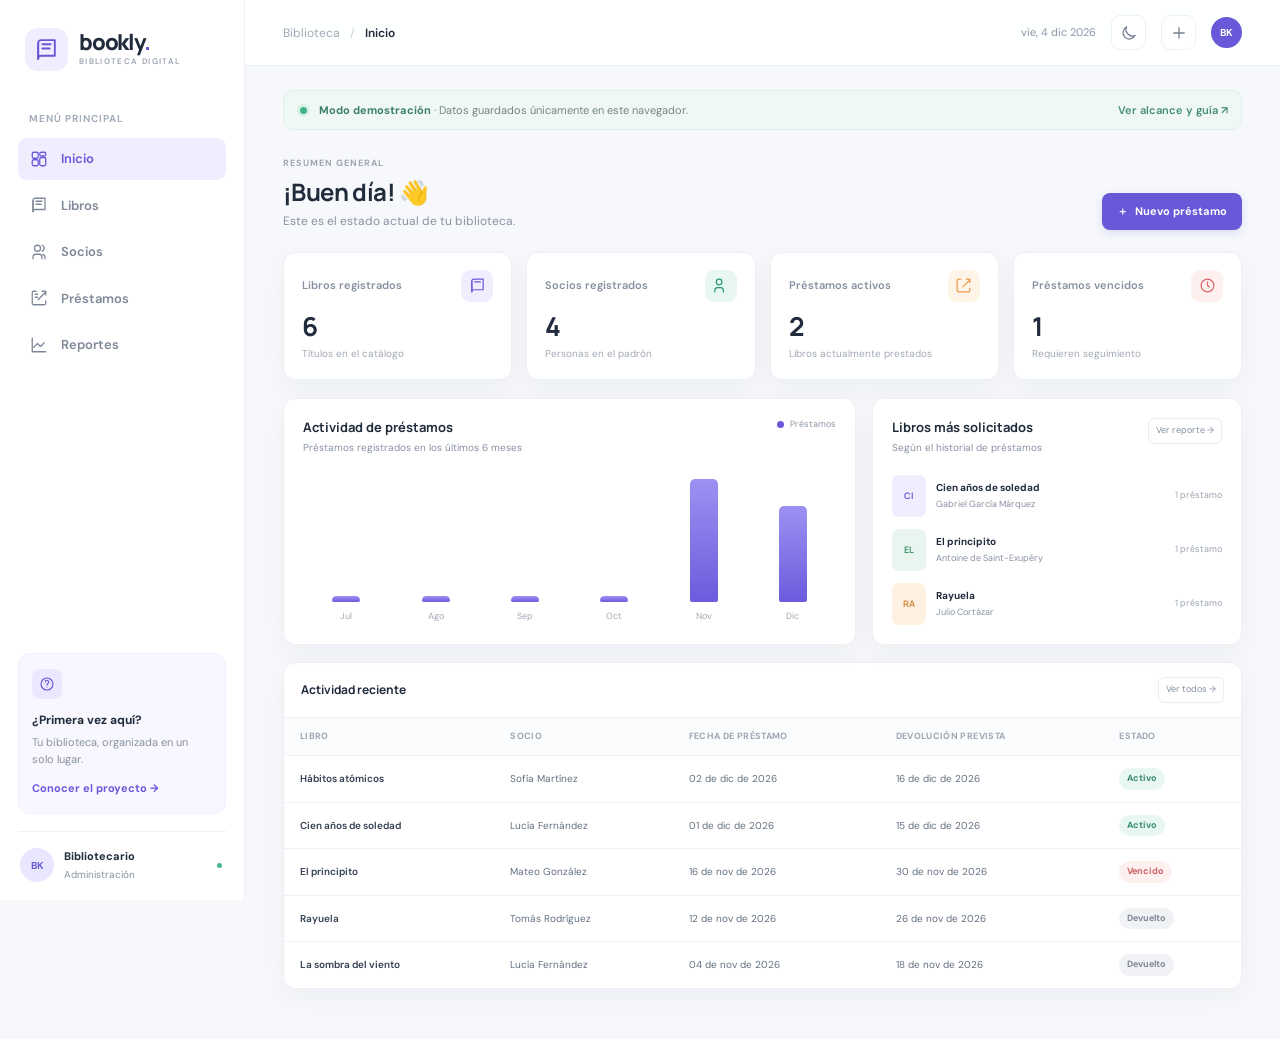
<file: index.html>
<!doctype html>
<html lang="es">
<head>
  <meta charset="utf-8">
  <meta name="viewport" content="width=device-width, initial-scale=1">
  <meta name="theme-color" content="#f5f7fb">
  <meta name="description" content="Bookly: sistema académico de gestión de bibliotecas.">
  <title>Bookly — Gestión de bibliotecas</title>
  <link rel="preconnect" href="https://fonts.googleapis.com">
  <link rel="preconnect" href="https://fonts.gstatic.com" crossorigin>
  <link href="https://fonts.googleapis.com/css2?family=DM+Sans:wght@400;500;600;700&family=Manrope:wght@400;500;600;700;800&display=swap" rel="stylesheet">
  <link rel="stylesheet" href="styles.css">
  <script src="app.js" defer></script>
</head>
<body>
  <div class="app-shell">
    <aside class="sidebar" id="sidebar">
      <a class="brand" href="#inicio" aria-label="Bookly, inicio">
        <span class="brand-mark" aria-hidden="true">
          <svg viewBox="0 0 24 24" fill="none"><path d="M4 5.8A2.8 2.8 0 0 1 6.8 3H20v15H6.8A2.8 2.8 0 0 0 4 20.8V5.8Z" stroke="currentColor" stroke-width="1.8" stroke-linejoin="round"/><path d="M4 6v15m4-14h8m-8 4h7" stroke="currentColor" stroke-width="1.8" stroke-linecap="round"/></svg>
        </span>
        <span class="brand-name">bookly<span>.</span><small>BIBLIOTECA DIGITAL</small></span>
      </a>
      <div class="nav-caption">MENÚ PRINCIPAL</div>
      <nav class="main-nav" aria-label="Navegación principal">
        <button class="nav-item active" data-page="inicio"><span class="nav-icon"><svg viewBox="0 0 24 24"><rect x="3" y="3" width="8" height="8" rx="2"/><rect x="13" y="3" width="8" height="5" rx="2"/><rect x="13" y="10" width="8" height="11" rx="2"/><rect x="3" y="13" width="8" height="8" rx="2"/></svg></span>Inicio</button>
        <button class="nav-item" data-page="libros"><span class="nav-icon"><svg viewBox="0 0 24 24"><path d="M4 5.8A2.8 2.8 0 0 1 6.8 3H20v15H6.8A2.8 2.8 0 0 0 4 20.8V5.8Z"/><path d="M4 6v15m4-14h8m-8 4h7"/></svg></span>Libros</button>
        <button class="nav-item" data-page="socios"><span class="nav-icon"><svg viewBox="0 0 24 24"><path d="M16 21v-2a4 4 0 0 0-4-4H8a4 4 0 0 0-4 4v2"/><circle cx="10" cy="7" r="4"/><path d="M20 21v-2a4 4 0 0 0-3-3.87m-1-12.13a4 4 0 0 1 0 7.75"/></svg></span>Socios</button>
        <button class="nav-item" data-page="prestamos"><span class="nav-icon"><svg viewBox="0 0 24 24"><path d="M8 3H5a2 2 0 0 0-2 2v14a2 2 0 0 0 2 2h14a2 2 0 0 0 2-2v-3"/><path d="M16 3h5v5m-10 6L21 4"/><path d="M7 7h3m-3 4h3"/></svg></span>Préstamos</button>
        <button class="nav-item" data-page="reportes"><span class="nav-icon"><svg viewBox="0 0 24 24"><path d="M3 3v18h18"/><path d="m19 9-5 5-4-4-5 5"/></svg></span>Reportes</button>
      </nav>
      <div class="sidebar-bottom">
        <div class="help-card">
          <div class="help-icon"><svg viewBox="0 0 24 24"><circle cx="12" cy="12" r="9"/><path d="M9.6 9a2.5 2.5 0 1 1 4.2 1.8c-1 .9-1.8 1.2-1.8 2.7m0 3h.01"/></svg></div>
          <strong>¿Primera vez aquí?</strong>
          <p>Tu biblioteca, organizada en un solo lugar.</p>
          <a href="README.md" target="_blank">Conocer el proyecto <span aria-hidden="true">→</span></a>
        </div>
        <div class="profile">
          <div class="avatar">BK</div><div><strong>Bibliotecario</strong><small>Administración</small></div>
          <span class="profile-dot" title="Demo local"></span>
        </div>
      </div>
    </aside>

    <main class="main-area">
      <header class="topbar">
        <button class="menu-toggle" id="menu-toggle" aria-label="Abrir menú" aria-expanded="false"><svg viewBox="0 0 24 24"><path d="M4 6h16M4 12h16M4 18h16"/></svg></button>
        <div class="breadcrumb"><span>Biblioteca</span><span class="crumb-slash">/</span><strong id="breadcrumb-current">Inicio</strong></div>
        <div class="topbar-actions">
          <span class="today-label" id="today-label"></span>
          <button class="icon-button theme-toggle" id="theme-toggle" type="button" aria-label="Activar modo oscuro" aria-pressed="false" title="Activar modo oscuro">
            <svg class="theme-icon theme-icon-moon" viewBox="0 0 24 24" aria-hidden="true"><path d="M20.2 15.1A8.5 8.5 0 0 1 8.9 3.8 8.5 8.5 0 1 0 20.2 15.1Z"/></svg>
            <svg class="theme-icon theme-icon-sun" viewBox="0 0 24 24" aria-hidden="true"><circle cx="12" cy="12" r="4"/><path d="M12 2v2m0 16v2M4.93 4.93l1.42 1.42m11.3 11.3 1.42 1.42M2 12h2m16 0h2M4.93 19.07l1.42-1.42m11.3-11.3 1.42-1.42"/></svg>
          </button>
          <button class="icon-button" id="quick-add" title="Registrar un préstamo" aria-label="Registrar un préstamo"><svg viewBox="0 0 24 24"><path d="M12 5v14m-7-7h14"/></svg></button>
          <div class="top-avatar">BK</div>
        </div>
      </header>

      <div class="content-wrap">
        <div class="demo-banner">
          <span class="demo-pulse"></span>
          <span><strong>Modo demostración</strong> · Datos guardados únicamente en este navegador.</span>
          <a href="README.md" target="_blank">Ver alcance y guía <span aria-hidden="true">↗</span></a>
        </div>
        <section class="page active" id="page-inicio"></section>
        <section class="page" id="page-libros"></section>
        <section class="page" id="page-socios"></section>
        <section class="page" id="page-prestamos"></section>
        <section class="page" id="page-reportes"></section>
      </div>
    </main>
  </div>

  <dialog class="modal" id="form-dialog" aria-labelledby="modal-title">
    <div class="modal-head"><div><span class="eyebrow" id="modal-eyebrow">GESTIÓN</span><h2 id="modal-title">Nuevo registro</h2></div><button class="icon-button close-modal" aria-label="Cerrar">×</button></div>
    <form id="entity-form"></form>
  </dialog>
  <div class="toast-region" id="toast-region" aria-live="polite" aria-atomic="true"></div>
</body>
</html>
</file>
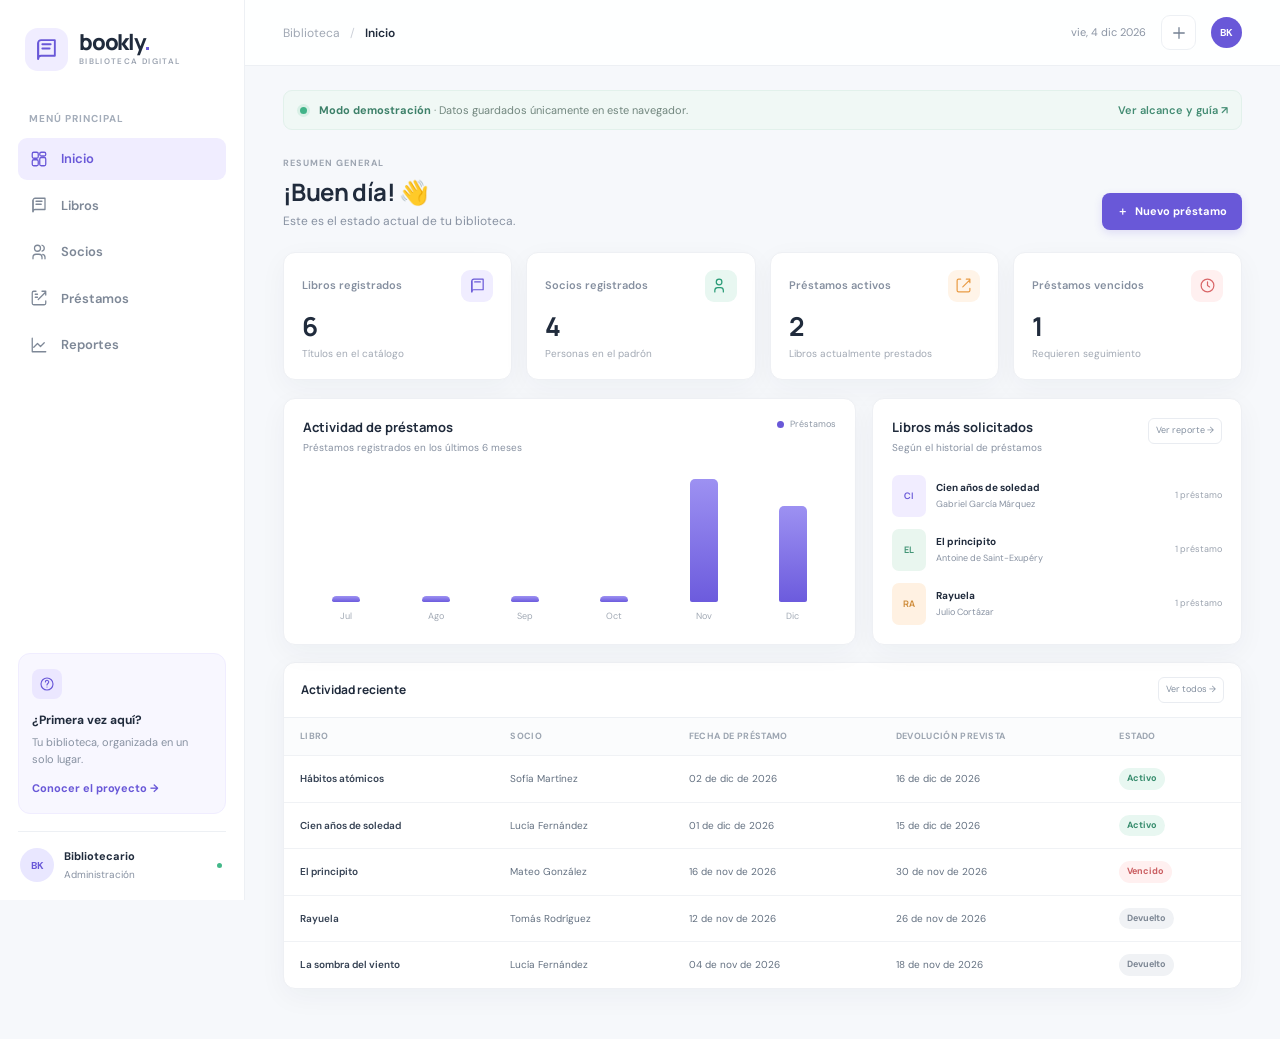
<file: Proyecto Pagina/index.html>
<!doctype html>
<html lang="es">
<head>
  <meta charset="utf-8">
  <meta name="viewport" content="width=device-width, initial-scale=1">
  <meta name="theme-color" content="#f5f7fb">
  <meta name="description" content="Bookly: sistema académico de gestión de bibliotecas.">
  <title>Bookly — Gestión de bibliotecas</title>
  <link rel="preconnect" href="https://fonts.googleapis.com">
  <link rel="preconnect" href="https://fonts.gstatic.com" crossorigin>
  <link href="https://fonts.googleapis.com/css2?family=DM+Sans:wght@400;500;600;700&family=Manrope:wght@400;500;600;700;800&display=swap" rel="stylesheet">
  <link rel="stylesheet" href="styles.css">
  <script src="app.js" defer></script>
</head>
<body>
  <div class="app-shell">
    <aside class="sidebar" id="sidebar">
      <a class="brand" href="#inicio" aria-label="Bookly, inicio">
        <span class="brand-mark" aria-hidden="true">
          <svg viewBox="0 0 24 24" fill="none"><path d="M4 5.8A2.8 2.8 0 0 1 6.8 3H20v15H6.8A2.8 2.8 0 0 0 4 20.8V5.8Z" stroke="currentColor" stroke-width="1.8" stroke-linejoin="round"/><path d="M4 6v15m4-14h8m-8 4h7" stroke="currentColor" stroke-width="1.8" stroke-linecap="round"/></svg>
        </span>
        <span class="brand-name">bookly<span>.</span><small>BIBLIOTECA DIGITAL</small></span>
      </a>
      <div class="nav-caption">MENÚ PRINCIPAL</div>
      <nav class="main-nav" aria-label="Navegación principal">
        <button class="nav-item active" data-page="inicio"><span class="nav-icon"><svg viewBox="0 0 24 24"><rect x="3" y="3" width="8" height="8" rx="2"/><rect x="13" y="3" width="8" height="5" rx="2"/><rect x="13" y="10" width="8" height="11" rx="2"/><rect x="3" y="13" width="8" height="8" rx="2"/></svg></span>Inicio</button>
        <button class="nav-item" data-page="libros"><span class="nav-icon"><svg viewBox="0 0 24 24"><path d="M4 5.8A2.8 2.8 0 0 1 6.8 3H20v15H6.8A2.8 2.8 0 0 0 4 20.8V5.8Z"/><path d="M4 6v15m4-14h8m-8 4h7"/></svg></span>Libros</button>
        <button class="nav-item" data-page="socios"><span class="nav-icon"><svg viewBox="0 0 24 24"><path d="M16 21v-2a4 4 0 0 0-4-4H8a4 4 0 0 0-4 4v2"/><circle cx="10" cy="7" r="4"/><path d="M20 21v-2a4 4 0 0 0-3-3.87m-1-12.13a4 4 0 0 1 0 7.75"/></svg></span>Socios</button>
        <button class="nav-item" data-page="prestamos"><span class="nav-icon"><svg viewBox="0 0 24 24"><path d="M8 3H5a2 2 0 0 0-2 2v14a2 2 0 0 0 2 2h14a2 2 0 0 0 2-2v-3"/><path d="M16 3h5v5m-10 6L21 4"/><path d="M7 7h3m-3 4h3"/></svg></span>Préstamos</button>
        <button class="nav-item" data-page="reportes"><span class="nav-icon"><svg viewBox="0 0 24 24"><path d="M3 3v18h18"/><path d="m19 9-5 5-4-4-5 5"/></svg></span>Reportes</button>
      </nav>
      <div class="sidebar-bottom">
        <div class="help-card">
          <div class="help-icon"><svg viewBox="0 0 24 24"><circle cx="12" cy="12" r="9"/><path d="M9.6 9a2.5 2.5 0 1 1 4.2 1.8c-1 .9-1.8 1.2-1.8 2.7m0 3h.01"/></svg></div>
          <strong>¿Primera vez aquí?</strong>
          <p>Tu biblioteca, organizada en un solo lugar.</p>
          <a href="README.md" target="_blank">Conocer el proyecto <span aria-hidden="true">→</span></a>
        </div>
        <div class="profile">
          <div class="avatar">BK</div><div><strong>Bibliotecario</strong><small>Administración</small></div>
          <span class="profile-dot" title="Demo local"></span>
        </div>
      </div>
    </aside>

    <main class="main-area">
      <header class="topbar">
        <button class="menu-toggle" id="menu-toggle" aria-label="Abrir menú" aria-expanded="false"><svg viewBox="0 0 24 24"><path d="M4 6h16M4 12h16M4 18h16"/></svg></button>
        <div class="breadcrumb"><span>Biblioteca</span><span class="crumb-slash">/</span><strong id="breadcrumb-current">Inicio</strong></div>
        <div class="topbar-actions">
          <span class="today-label" id="today-label"></span>
          <button class="icon-button" id="quick-add" title="Registrar un préstamo" aria-label="Registrar un préstamo"><svg viewBox="0 0 24 24"><path d="M12 5v14m-7-7h14"/></svg></button>
          <div class="top-avatar">BK</div>
        </div>
      </header>

      <div class="content-wrap">
        <div class="demo-banner">
          <span class="demo-pulse"></span>
          <span><strong>Modo demostración</strong> · Datos guardados únicamente en este navegador.</span>
          <a href="README.md" target="_blank">Ver alcance y guía <span aria-hidden="true">↗</span></a>
        </div>
        <section class="page active" id="page-inicio"></section>
        <section class="page" id="page-libros"></section>
        <section class="page" id="page-socios"></section>
        <section class="page" id="page-prestamos"></section>
        <section class="page" id="page-reportes"></section>
      </div>
    </main>
  </div>

  <dialog class="modal" id="form-dialog" aria-labelledby="modal-title">
    <div class="modal-head"><div><span class="eyebrow" id="modal-eyebrow">GESTIÓN</span><h2 id="modal-title">Nuevo registro</h2></div><button class="icon-button close-modal" aria-label="Cerrar">×</button></div>
    <form id="entity-form"></form>
  </dialog>
  <div class="toast-region" id="toast-region" aria-live="polite" aria-atomic="true"></div>
</body>
</html>
</file>
<file: styles.css>
:root {
  --ink: #202b3c;
  --muted: #8892a2;
  --line: #edf0f4;
  --canvas: #f6f8fb;
  --white: #fff;
  --purple: #6958d8;
  --purple-dark: #5141bd;
  --purple-soft: #f0edff;
  --green: #279a75;
  --green-soft: #e8f7f1;
  --orange: #e99b44;
  --orange-soft: #fff4e8;
  --red: #d96668;
  --red-soft: #fff0f0;
  --shadow: 0 8px 28px rgba(34, 44, 66, .045);
}

* { box-sizing: border-box; }
body { margin: 0; background: var(--canvas); color: var(--ink); font: 14px/1.5 "DM Sans", sans-serif; }
button, input, select { font: inherit; }
button { cursor: pointer; }
a { color: inherit; }
.app-shell { min-height: 100vh; }
.sidebar { background: var(--white); border-right: 1px solid var(--line); bottom: 0; display: flex; flex-direction: column; left: 0; padding: 26px 18px 18px; position: fixed; top: 0; width: 245px; z-index: 10; }
.brand { align-items: center; color: var(--ink); display: flex; gap: 11px; margin: 2px 0 40px 7px; text-decoration: none; }
.brand-mark { align-items: center; background: var(--purple-soft); border-radius: 13px; color: var(--purple); display: flex; height: 43px; justify-content: center; width: 43px; }
.brand-mark svg { height: 25px; width: 25px; }
.brand-name { font: 800 22px/1.05 Manrope, sans-serif; letter-spacing: -1.2px; }
.brand-name > span { color: var(--purple); }
.brand-name small { color: #9ca4b1; display: block; font: 600 8px/1.8 "DM Sans", sans-serif; letter-spacing: 1.35px; }
.nav-caption { color: #a4adba; font-size: 10px; font-weight: 700; letter-spacing: 1px; margin: 0 0 12px 11px; }
.main-nav { display: grid; gap: 5px; }
.nav-item { align-items: center; background: transparent; border: 0; border-radius: 9px; color: #7e8897; display: flex; font-size: 13px; font-weight: 600; gap: 13px; padding: 11px 12px; text-align: left; transition: background .18s, color .18s, transform .18s; }
.nav-item:hover { background: #f7f6ff; color: var(--purple); transform: translateX(2px); }
.nav-item.active { background: var(--purple-soft); color: var(--purple); }
.nav-icon { display: flex; }
.nav-icon svg, .icon-button svg, .help-icon svg, .menu-toggle svg { fill: none; height: 18px; stroke: currentColor; stroke-linecap: round; stroke-linejoin: round; stroke-width: 1.7; width: 18px; }
.sidebar-bottom { margin-top: auto; }
.help-card { background: #f8f7ff; border: 1px solid #f0edff; border-radius: 12px; padding: 15px 13px; }
.help-icon { align-items: center; background: #ebe7ff; border-radius: 8px; color: var(--purple); display: flex; height: 30px; justify-content: center; margin-bottom: 10px; width: 30px; }
.help-icon svg { height: 16px; width: 16px; }
.help-card strong { font-size: 12px; }
.help-card p { color: var(--muted); font-size: 11px; line-height: 1.5; margin: 4px 0 10px; }
.help-card a { color: var(--purple); font-size: 11px; font-weight: 700; text-decoration: none; }
.profile { align-items: center; border-top: 1px solid var(--line); display: flex; gap: 10px; margin-top: 17px; padding: 16px 2px 0; }
.avatar, .top-avatar { align-items: center; background: #e9e7ff; border-radius: 50%; color: var(--purple); display: flex; font-size: 10px; font-weight: 700; height: 34px; justify-content: center; width: 34px; }
.profile strong, .profile small { display: block; }
.profile strong { font-size: 11px; }
.profile small { color: var(--muted); font-size: 10px; margin-top: 2px; }
.profile-dot { background: #43b889; border: 2px solid white; border-radius: 50%; height: 9px; margin-left: auto; width: 9px; }
.main-area { margin-left: 245px; min-height: 100vh; }
.topbar { align-items: center; background: rgba(255,255,255,.88); border-bottom: 1px solid var(--line); display: flex; height: 66px; justify-content: space-between; padding: 0 38px; position: sticky; top: 0; z-index: 5; }
.breadcrumb { align-items: center; color: #a0a8b4; display: flex; font-size: 12px; gap: 10px; }
.breadcrumb strong { color: var(--ink); font-weight: 600; }
.crumb-slash { color: #cbd0d8; }
.topbar-actions { align-items: center; display: flex; gap: 15px; }
.today-label { color: #8b95a4; font-size: 11px; }
.icon-button { align-items: center; background: white; border: 1px solid var(--line); border-radius: 9px; color: #748092; display: inline-flex; height: 35px; justify-content: center; transition: .18s; width: 35px; }
.icon-button:hover { border-color: #d8d2ff; color: var(--purple); }
.theme-icon { height: 17px; width: 17px; }
.theme-icon-sun { display: none; }
.top-avatar { background: var(--purple); color: white; height: 31px; width: 31px; }
.menu-toggle { background: transparent; border: 0; color: var(--ink); display: none; }
.content-wrap { margin: 0 auto; max-width: 1440px; padding: 24px 38px 50px; }
.demo-banner { align-items: center; background: #f0f8f5; border: 1px solid #e2f1eb; border-radius: 9px; color: #71867e; display: flex; font-size: 11px; gap: 9px; margin-bottom: 27px; min-height: 40px; padding: 8px 13px; }
.demo-banner strong { color: #3d8069; font-weight: 700; }
.demo-banner a { color: #438c73; font-weight: 600; margin-left: auto; text-decoration: none; }
.demo-pulse { background: #41b388; border-radius: 50%; box-shadow: 0 0 0 3px #d9f0e6; height: 7px; margin: 0 3px; width: 7px; }
.page { display: none; animation: appear .24s ease-out; }
.page.active { display: block; }
@keyframes appear { from { opacity: 0; transform: translateY(5px); } to { opacity: 1; transform: translateY(0); } }
.page-heading { align-items: flex-end; display: flex; justify-content: space-between; margin: 4px 0 22px; }
.page-heading h1 { font: 700 24px/1.3 Manrope, sans-serif; letter-spacing: -.6px; margin: 0; }
.page-heading p { color: var(--muted); font-size: 12px; margin: 5px 0 0; }
.eyebrow { color: #9da5b1; display: block; font-size: 9px; font-weight: 700; letter-spacing: 1px; margin-bottom: 5px; }
.btn { align-items: center; border: 1px solid transparent; border-radius: 8px; display: inline-flex; font-size: 11px; font-weight: 700; gap: 7px; justify-content: center; min-height: 37px; padding: 0 14px; text-decoration: none; transition: .18s; }
.btn-primary { background: var(--purple); box-shadow: 0 3px 9px #6958d82a; color: white; }
.btn-primary:hover { background: var(--purple-dark); transform: translateY(-1px); }
.btn-light { background: white; border-color: #e7eaf0; color: #6f7a89; }
.btn-light:hover { border-color: #d2caff; color: var(--purple); }
.btn-danger { background: var(--red-soft); color: var(--red); }
.btn-small { min-height: 29px; padding: 0 9px; }
.stats-grid { display: grid; gap: 14px; grid-template-columns: repeat(4,minmax(0,1fr)); margin-bottom: 18px; }
.stat-card, .panel, .table-card { background: var(--white); border: 1px solid #eef0f4; border-radius: 12px; box-shadow: var(--shadow); }
.stat-card { min-height: 128px; padding: 17px 18px; }
.stat-top { align-items: center; color: #8690a0; display: flex; font-size: 11px; font-weight: 600; justify-content: space-between; }
.stat-icon { align-items: center; border-radius: 9px; display: flex; height: 32px; justify-content: center; width: 32px; }
.stat-icon svg { fill: none; height: 17px; stroke: currentColor; stroke-linecap: round; stroke-linejoin: round; stroke-width: 1.7; width: 17px; }
.stat-icon.purple { background: var(--purple-soft); color: var(--purple); }
.stat-icon.green { background: var(--green-soft); color: var(--green); }
.stat-icon.orange { background: var(--orange-soft); color: var(--orange); }
.stat-icon.red { background: var(--red-soft); color: var(--red); }
.stat-value { font: 700 26px/1.2 Manrope,sans-serif; letter-spacing: -.7px; margin-top: 9px; }
.stat-note { color: #a2a9b4; font-size: 10px; margin-top: 4px; }
.stat-note strong { color: #6d7786; font-weight: 600; }
.dashboard-grid { display: grid; gap: 16px; grid-template-columns: 1.55fr 1fr; margin-bottom: 17px; }
.panel { padding: 19px; }
.panel-heading { align-items: flex-start; display: flex; justify-content: space-between; }
.panel-heading h2 { font: 700 13px Manrope,sans-serif; margin: 0; }
.panel-heading p { color: var(--muted); font-size: 10px; margin: 4px 0 0; }
.legend { align-items: center; color: #8e98a6; display: flex; font-size: 9px; gap: 6px; }
.legend-dot { background: var(--purple); border-radius: 50%; height: 7px; width: 7px; }
.chart { align-items: end; display: flex; gap: 13px; height: 155px; justify-content: space-around; margin-top: 14px; padding: 10px 5px 0; }
.chart-column { align-items: center; display: flex; flex: 1; flex-direction: column; gap: 8px; height: 100%; justify-content: end; }
.chart-bar { background: linear-gradient(180deg,#9d91f2,#6c5bdd); border-radius: 5px 5px 2px 2px; min-height: 4px; transition: height .3s; width: min(28px, 72%); }
.chart-column span { color: #a1a9b4; font-size: 9px; }
.popular-list { display: grid; gap: 12px; margin-top: 20px; }
.popular-item { align-items: center; display: flex; gap: 10px; }
.book-cover { align-items: center; background: #f1edff; border-radius: 7px; color: var(--purple); display: flex; flex: 0 0 34px; font: 700 9px Manrope,sans-serif; height: 42px; justify-content: center; }
.popular-item:nth-child(2) .book-cover { background: #e9f6ef; color: #439576; }
.popular-item:nth-child(3) .book-cover { background: #fff1e2; color: #ce8b39; }
.popular-info { min-width: 0; }
.popular-info strong { display: block; font-size: 10px; overflow: hidden; text-overflow: ellipsis; white-space: nowrap; }
.popular-info small { color: var(--muted); display: block; font-size: 9px; margin-top: 3px; }
.popular-count { color: #9ba3af; font-size: 9px; margin-left: auto; white-space: nowrap; }
.section-card { margin-top: 17px; }
.table-card { overflow: hidden; }
.table-toolbar { align-items: center; border-bottom: 1px solid var(--line); display: flex; gap: 10px; justify-content: space-between; padding: 14px 17px; }
.table-toolbar > strong { font: 700 12px Manrope,sans-serif; }
.toolbar-right { align-items: center; display: flex; gap: 8px; }
.search-wrap { position: relative; }
.search-wrap svg { fill: none; height: 14px; left: 10px; position: absolute; stroke: #9ba4b1; stroke-linecap: round; stroke-width: 1.8; top: 9px; width: 14px; }
.search-input, .filter-select, .filter-date { background: #fff; border: 1px solid #e8ebf0; border-radius: 7px; color: var(--ink); font-size: 10px; min-height: 34px; outline: none; padding: 0 10px; }
.search-input { padding-left: 31px; width: 220px; }
.search-input:focus, .filter-select:focus, .filter-date:focus, .form-control:focus { border-color: #a79cf2; box-shadow: 0 0 0 3px #6958d817; }
.table-scroll { overflow-x: auto; }
table { border-collapse: collapse; min-width: 620px; width: 100%; }
th { background: #fbfcfd; color: #9ca5b1; font-size: 9px; font-weight: 700; letter-spacing: .35px; text-align: left; text-transform: uppercase; white-space: nowrap; }
th, td { border-bottom: 1px solid #f0f2f5; padding: 12px 16px; }
td { color: #637080; font-size: 10px; }
tbody tr:last-child td { border-bottom: 0; }
tbody tr:hover { background: #fcfcff; }
.cell-main { color: #344052; font-size: 10px; font-weight: 600; }
.cell-sub { color: #a2aab5; display: block; font-size: 9px; margin-top: 3px; }
.table-actions { display: flex; gap: 5px; white-space: nowrap; }
.action-btn { align-items: center; background: white; border: 1px solid #e9ecf1; border-radius: 6px; color: #8490a0; display: inline-flex; font-size: 9px; justify-content: center; min-height: 26px; padding: 0 7px; transition: .15s; }
.action-btn:hover { border-color: #d8d1ff; color: var(--purple); }
.action-btn.danger:hover { background: var(--red-soft); border-color: #ffe0e0; color: var(--red); }
.badge { border-radius: 20px; display: inline-flex; font-size: 9px; font-weight: 700; padding: 4px 8px; white-space: nowrap; }
.badge-green { background: var(--green-soft); color: #378c6d; }
.badge-orange { background: var(--orange-soft); color: #bd7d31; }
.badge-red { background: var(--red-soft); color: #ca5e61; }
.badge-gray { background: #f0f2f5; color: #7d8794; }
.table-empty { color: var(--muted); padding: 28px; text-align: center; }
.table-footer { align-items: center; border-top: 1px solid var(--line); color: #9ca5b1; display: flex; font-size: 10px; justify-content: space-between; padding: 11px 16px; }
.catalog-grid { display: grid; gap: 14px; grid-template-columns: repeat(3,minmax(0,1fr)); }
.catalog-card { background: white; border: 1px solid var(--line); border-radius: 11px; padding: 16px; transition: transform .18s, box-shadow .18s; }
.catalog-card:hover { box-shadow: var(--shadow); transform: translateY(-2px); }
.catalog-top { align-items: flex-start; display: flex; justify-content: space-between; }
.catalog-cover { align-items: center; background: #f0edff; border-radius: 9px; color: var(--purple); display: flex; font: 800 11px Manrope,sans-serif; height: 58px; justify-content: center; width: 47px; }
.catalog-card:nth-child(3n+2) .catalog-cover { background: #eaf6f0; color: #368968; }
.catalog-card:nth-child(3n) .catalog-cover { background: #fff2e2; color: #ce8b39; }
.catalog-card h3 { font: 700 12px/1.45 Manrope,sans-serif; margin: 13px 0 4px; }
.catalog-card .author { color: var(--muted); font-size: 10px; margin: 0; }
.catalog-meta { border-top: 1px solid #f1f2f5; color: #8c96a4; display: flex; font-size: 9px; justify-content: space-between; margin-top: 12px; padding-top: 11px; }
.catalog-actions { display: flex; gap: 6px; margin-top: 12px; }
.catalog-actions button { flex: 1; }
.filter-bar { align-items: center; background: white; border: 1px solid var(--line); border-radius: 10px; display: flex; flex-wrap: wrap; gap: 9px; margin-bottom: 14px; padding: 12px; }
.filter-bar label { color: #8c96a4; font-size: 10px; }
.filter-bar .filter-select, .filter-bar .filter-date { margin-left: 5px; }
.filter-select { min-width: 130px; }
.form-grid { display: grid; gap: 13px; grid-template-columns: repeat(2,minmax(0,1fr)); }
.form-field { display: flex; flex-direction: column; gap: 5px; }
.form-field.full { grid-column: 1 / -1; }
.form-field label { color: #596577; font-size: 10px; font-weight: 600; }
.form-control { background: white; border: 1px solid #e7eaf0; border-radius: 7px; color: var(--ink); font-size: 11px; min-height: 38px; outline: none; padding: 0 10px; width: 100%; }
.form-help { color: var(--muted); font-size: 9px; }
.form-actions { border-top: 1px solid var(--line); display: flex; gap: 8px; justify-content: flex-end; margin-top: 19px; padding-top: 15px; }
.modal { border: 0; border-radius: 14px; box-shadow: 0 24px 80px #17203930; max-height: 90vh; max-width: 500px; overflow-y: auto; padding: 23px; width: calc(100% - 28px); }
.modal::backdrop { background: #1d263759; backdrop-filter: blur(2px); }
.modal-head { align-items: flex-start; display: flex; justify-content: space-between; margin-bottom: 19px; }
.modal-head h2 { font: 700 19px Manrope,sans-serif; margin: 0; }
.close-modal { font-size: 21px; }
.toast-region { bottom: 18px; display: grid; gap: 8px; position: fixed; right: 18px; z-index: 30; }
.toast { animation: appear .2s ease-out; background: #273345; border-radius: 9px; box-shadow: 0 8px 24px #18223830; color: white; font-size: 11px; max-width: min(360px,calc(100vw - 36px)); padding: 12px 16px; }
.toast.success { background: #287e63; }
.toast.error { background: #b84f53; }
.empty-state { color: var(--muted); padding: 35px 15px; text-align: center; }
.empty-state strong { color: #526071; display: block; margin-bottom: 4px; }
.report-summary { color: var(--muted); font-size: 10px; margin: 10px 0 0; }
.menu-overlay { background: #17203935; inset: 0; position: fixed; z-index: 8; }

[data-theme="dark"] {
  color-scheme: dark;
  --ink: #e6eaf2;
  --muted: #a0aaba;
  --line: #30394a;
  --canvas: #151a24;
  --white: #1f2633;
  --purple: #a99cff;
  --purple-dark: #9384f5;
  --purple-soft: #302b49;
  --green: #72d5ad;
  --green-soft: #1e3a34;
  --orange: #f2b568;
  --orange-soft: #403223;
  --red: #f08b8e;
  --red-soft: #40282d;
  --shadow: 0 8px 28px rgba(0, 0, 0, .18);
}
[data-theme="dark"] .brand-name small,
[data-theme="dark"] .nav-caption,
[data-theme="dark"] .breadcrumb,
[data-theme="dark"] .today-label,
[data-theme="dark"] .eyebrow,
[data-theme="dark"] .stat-top,
[data-theme="dark"] .legend,
[data-theme="dark"] .chart-column span,
[data-theme="dark"] .popular-count,
[data-theme="dark"] .cell-sub,
[data-theme="dark"] .table-footer { color: #a0aaba; }
[data-theme="dark"] .nav-item { color: #b0b9c8; }
[data-theme="dark"] .nav-item:hover { background: #29263d; }
[data-theme="dark"] .help-card { background: #242638; border-color: #35334d; }
[data-theme="dark"] .help-icon { background: #302b49; }
[data-theme="dark"] .avatar { background: #302b49; }
[data-theme="dark"] .profile-dot { border-color: var(--white); }
[data-theme="dark"] .topbar { background: rgba(31, 38, 51, .92); }
[data-theme="dark"] .icon-button,
[data-theme="dark"] .btn-light,
[data-theme="dark"] .search-input,
[data-theme="dark"] .filter-select,
[data-theme="dark"] .filter-date,
[data-theme="dark"] .action-btn,
[data-theme="dark"] .catalog-card,
[data-theme="dark"] .filter-bar,
[data-theme="dark"] .form-control { background: var(--white); color: var(--ink); }
[data-theme="dark"] .demo-banner { background: #1b302b; border-color: #29483e; color: #b1c9be; }
[data-theme="dark"] .demo-banner strong,
[data-theme="dark"] .demo-banner a { color: #8bd5b5; }
[data-theme="dark"] .demo-pulse { box-shadow: 0 0 0 3px #28483c; }
[data-theme="dark"] .stat-card,
[data-theme="dark"] .panel,
[data-theme="dark"] .table-card { border-color: var(--line); }
[data-theme="dark"] .btn-light { border-color: var(--line); }
[data-theme="dark"] .stat-note { color: #a0aaba; }
[data-theme="dark"] .stat-note strong { color: #c1c9d5; }
[data-theme="dark"] .book-cover,
[data-theme="dark"] .catalog-cover { background: #302b49; }
[data-theme="dark"] .popular-item:nth-child(2) .book-cover,
[data-theme="dark"] .catalog-card:nth-child(3n+2) .catalog-cover { background: #1e3a34; color: #72d5ad; }
[data-theme="dark"] .popular-item:nth-child(3) .book-cover,
[data-theme="dark"] .catalog-card:nth-child(3n) .catalog-cover { background: #403223; color: #f2b568; }
[data-theme="dark"] .search-input,
[data-theme="dark"] .filter-select,
[data-theme="dark"] .filter-date,
[data-theme="dark"] .form-control { border-color: var(--line); }
[data-theme="dark"] th { background: #242c3a; color: #a0aaba; }
[data-theme="dark"] th,
[data-theme="dark"] td { border-color: var(--line); }
[data-theme="dark"] td { color: #c0c8d5; }
[data-theme="dark"] tbody tr:hover { background: #252d3b; }
[data-theme="dark"] .cell-main { color: #e2e7ef; }
[data-theme="dark"] .action-btn { border-color: var(--line); }
[data-theme="dark"] .badge-green { color: #8bd5b5; }
[data-theme="dark"] .badge-orange { color: #f2c17e; }
[data-theme="dark"] .badge-red { color: #f09a9d; }
[data-theme="dark"] .badge-gray { background: #303846; color: #c0c8d5; }
[data-theme="dark"] .catalog-meta { border-color: var(--line); color: #a0aaba; }
[data-theme="dark"] .filter-bar label,
[data-theme="dark"] .form-field label { color: #c0c8d5; }
[data-theme="dark"] .modal { background: #1f2633; color: var(--ink); }
[data-theme="dark"] .empty-state strong { color: #c0c8d5; }
[data-theme="dark"] .theme-icon-moon { display: none; }
[data-theme="dark"] .theme-icon-sun { display: block; }

@media (max-width: 1100px) {
  .content-wrap { padding-left: 25px; padding-right: 25px; }
  .topbar { padding: 0 25px; }
  .stats-grid { grid-template-columns: repeat(2,minmax(0,1fr)); }
  .catalog-grid { grid-template-columns: repeat(2,minmax(0,1fr)); }
}
@media (max-width: 760px) {
  .sidebar { box-shadow: 12px 0 28px #1a244014; transform: translateX(-105%); transition: transform .22s ease; width: 255px; }
  .sidebar.open { transform: translateX(0); }
  .main-area { margin-left: 0; }
  .menu-toggle { align-items: center; display: inline-flex; justify-content: center; padding: 5px; }
  .topbar { gap: 12px; height: 58px; padding: 0 16px; }
  .breadcrumb { margin-right: auto; }
  .today-label { display: none; }
  .content-wrap { padding: 16px 15px 35px; }
  .demo-banner { align-items: flex-start; flex-wrap: wrap; gap: 7px; margin-bottom: 21px; }
  .demo-banner a { margin-left: 17px; }
  .page-heading { align-items: flex-start; gap: 12px; }
  .page-heading h1 { font-size: 20px; }
  .page-heading > .btn { flex-shrink: 0; }
  .stats-grid { gap: 9px; }
  .stat-card { min-height: 116px; padding: 13px; }
  .stat-value { font-size: 23px; }
  .dashboard-grid { grid-template-columns: 1fr; }
  .search-input { width: min(190px,42vw); }
  .table-toolbar { align-items: flex-start; flex-direction: column; }
  .toolbar-right { width: 100%; }
  .toolbar-right .search-wrap { flex: 1; }
  .toolbar-right .search-input { width: 100%; }
  .catalog-grid { grid-template-columns: repeat(2,minmax(0,1fr)); }
}
@media (max-width: 430px) {
  .catalog-grid { grid-template-columns: 1fr; }
  .page-heading .btn { font-size: 10px; padding: 0 9px; }
  .stat-top { align-items: flex-start; gap: 5px; }
  .stat-top > span:first-child { font-size: 10px; }
  .filter-bar { align-items: stretch; flex-direction: column; }
  .filter-bar label { display: flex; justify-content: space-between; }
  .filter-bar .filter-select, .filter-bar .filter-date { margin-left: 0; }
  .form-grid { grid-template-columns: 1fr; }
  .form-field.full { grid-column: auto; }
}
@media print {
  .sidebar, .topbar, .demo-banner, .page-heading > .btn, .table-toolbar, .table-actions, .table-footer, .filter-bar, .toast-region { display: none !important; }
  body, .main-area { background: white; margin: 0; }
  .content-wrap { padding: 0; }
  .page { display: none !important; }
  .page.active { display: block !important; }
  .panel, .table-card, .stat-card { box-shadow: none; break-inside: avoid; }
}
</file>
<file: Proyecto Pagina/styles.css>
:root {
  --ink: #202b3c;
  --muted: #8892a2;
  --line: #edf0f4;
  --canvas: #f6f8fb;
  --white: #fff;
  --purple: #6958d8;
  --purple-dark: #5141bd;
  --purple-soft: #f0edff;
  --green: #279a75;
  --green-soft: #e8f7f1;
  --orange: #e99b44;
  --orange-soft: #fff4e8;
  --red: #d96668;
  --red-soft: #fff0f0;
  --shadow: 0 8px 28px rgba(34, 44, 66, .045);
}

* { box-sizing: border-box; }
body { margin: 0; background: var(--canvas); color: var(--ink); font: 14px/1.5 "DM Sans", sans-serif; }
button, input, select { font: inherit; }
button { cursor: pointer; }
a { color: inherit; }
.app-shell { min-height: 100vh; }
.sidebar { background: var(--white); border-right: 1px solid var(--line); bottom: 0; display: flex; flex-direction: column; left: 0; padding: 26px 18px 18px; position: fixed; top: 0; width: 245px; z-index: 10; }
.brand { align-items: center; color: var(--ink); display: flex; gap: 11px; margin: 2px 0 40px 7px; text-decoration: none; }
.brand-mark { align-items: center; background: var(--purple-soft); border-radius: 13px; color: var(--purple); display: flex; height: 43px; justify-content: center; width: 43px; }
.brand-mark svg { height: 25px; width: 25px; }
.brand-name { font: 800 22px/1.05 Manrope, sans-serif; letter-spacing: -1.2px; }
.brand-name > span { color: var(--purple); }
.brand-name small { color: #9ca4b1; display: block; font: 600 8px/1.8 "DM Sans", sans-serif; letter-spacing: 1.35px; }
.nav-caption { color: #a4adba; font-size: 10px; font-weight: 700; letter-spacing: 1px; margin: 0 0 12px 11px; }
.main-nav { display: grid; gap: 5px; }
.nav-item { align-items: center; background: transparent; border: 0; border-radius: 9px; color: #7e8897; display: flex; font-size: 13px; font-weight: 600; gap: 13px; padding: 11px 12px; text-align: left; transition: background .18s, color .18s, transform .18s; }
.nav-item:hover { background: #f7f6ff; color: var(--purple); transform: translateX(2px); }
.nav-item.active { background: var(--purple-soft); color: var(--purple); }
.nav-icon { display: flex; }
.nav-icon svg, .icon-button svg, .help-icon svg, .menu-toggle svg { fill: none; height: 18px; stroke: currentColor; stroke-linecap: round; stroke-linejoin: round; stroke-width: 1.7; width: 18px; }
.sidebar-bottom { margin-top: auto; }
.help-card { background: #f8f7ff; border: 1px solid #f0edff; border-radius: 12px; padding: 15px 13px; }
.help-icon { align-items: center; background: #ebe7ff; border-radius: 8px; color: var(--purple); display: flex; height: 30px; justify-content: center; margin-bottom: 10px; width: 30px; }
.help-icon svg { height: 16px; width: 16px; }
.help-card strong { font-size: 12px; }
.help-card p { color: var(--muted); font-size: 11px; line-height: 1.5; margin: 4px 0 10px; }
.help-card a { color: var(--purple); font-size: 11px; font-weight: 700; text-decoration: none; }
.profile { align-items: center; border-top: 1px solid var(--line); display: flex; gap: 10px; margin-top: 17px; padding: 16px 2px 0; }
.avatar, .top-avatar { align-items: center; background: #e9e7ff; border-radius: 50%; color: var(--purple); display: flex; font-size: 10px; font-weight: 700; height: 34px; justify-content: center; width: 34px; }
.profile strong, .profile small { display: block; }
.profile strong { font-size: 11px; }
.profile small { color: var(--muted); font-size: 10px; margin-top: 2px; }
.profile-dot { background: #43b889; border: 2px solid white; border-radius: 50%; height: 9px; margin-left: auto; width: 9px; }
.main-area { margin-left: 245px; min-height: 100vh; }
.topbar { align-items: center; background: rgba(255,255,255,.88); border-bottom: 1px solid var(--line); display: flex; height: 66px; justify-content: space-between; padding: 0 38px; position: sticky; top: 0; z-index: 5; }
.breadcrumb { align-items: center; color: #a0a8b4; display: flex; font-size: 12px; gap: 10px; }
.breadcrumb strong { color: var(--ink); font-weight: 600; }
.crumb-slash { color: #cbd0d8; }
.topbar-actions { align-items: center; display: flex; gap: 15px; }
.today-label { color: #8b95a4; font-size: 11px; }
.icon-button { align-items: center; background: white; border: 1px solid var(--line); border-radius: 9px; color: #748092; display: inline-flex; height: 35px; justify-content: center; transition: .18s; width: 35px; }
.icon-button:hover { border-color: #d8d2ff; color: var(--purple); }
.top-avatar { background: var(--purple); color: white; height: 31px; width: 31px; }
.menu-toggle { background: transparent; border: 0; color: var(--ink); display: none; }
.content-wrap { margin: 0 auto; max-width: 1440px; padding: 24px 38px 50px; }
.demo-banner { align-items: center; background: #f0f8f5; border: 1px solid #e2f1eb; border-radius: 9px; color: #71867e; display: flex; font-size: 11px; gap: 9px; margin-bottom: 27px; min-height: 40px; padding: 8px 13px; }
.demo-banner strong { color: #3d8069; font-weight: 700; }
.demo-banner a { color: #438c73; font-weight: 600; margin-left: auto; text-decoration: none; }
.demo-pulse { background: #41b388; border-radius: 50%; box-shadow: 0 0 0 3px #d9f0e6; height: 7px; margin: 0 3px; width: 7px; }
.page { display: none; animation: appear .24s ease-out; }
.page.active { display: block; }
@keyframes appear { from { opacity: 0; transform: translateY(5px); } to { opacity: 1; transform: translateY(0); } }
.page-heading { align-items: flex-end; display: flex; justify-content: space-between; margin: 4px 0 22px; }
.page-heading h1 { font: 700 24px/1.3 Manrope, sans-serif; letter-spacing: -.6px; margin: 0; }
.page-heading p { color: var(--muted); font-size: 12px; margin: 5px 0 0; }
.eyebrow { color: #9da5b1; display: block; font-size: 9px; font-weight: 700; letter-spacing: 1px; margin-bottom: 5px; }
.btn { align-items: center; border: 1px solid transparent; border-radius: 8px; display: inline-flex; font-size: 11px; font-weight: 700; gap: 7px; justify-content: center; min-height: 37px; padding: 0 14px; text-decoration: none; transition: .18s; }
.btn-primary { background: var(--purple); box-shadow: 0 3px 9px #6958d82a; color: white; }
.btn-primary:hover { background: var(--purple-dark); transform: translateY(-1px); }
.btn-light { background: white; border-color: #e7eaf0; color: #6f7a89; }
.btn-light:hover { border-color: #d2caff; color: var(--purple); }
.btn-danger { background: var(--red-soft); color: var(--red); }
.btn-small { min-height: 29px; padding: 0 9px; }
.stats-grid { display: grid; gap: 14px; grid-template-columns: repeat(4,minmax(0,1fr)); margin-bottom: 18px; }
.stat-card, .panel, .table-card { background: var(--white); border: 1px solid #eef0f4; border-radius: 12px; box-shadow: var(--shadow); }
.stat-card { min-height: 128px; padding: 17px 18px; }
.stat-top { align-items: center; color: #8690a0; display: flex; font-size: 11px; font-weight: 600; justify-content: space-between; }
.stat-icon { align-items: center; border-radius: 9px; display: flex; height: 32px; justify-content: center; width: 32px; }
.stat-icon svg { fill: none; height: 17px; stroke: currentColor; stroke-linecap: round; stroke-linejoin: round; stroke-width: 1.7; width: 17px; }
.stat-icon.purple { background: var(--purple-soft); color: var(--purple); }
.stat-icon.green { background: var(--green-soft); color: var(--green); }
.stat-icon.orange { background: var(--orange-soft); color: var(--orange); }
.stat-icon.red { background: var(--red-soft); color: var(--red); }
.stat-value { font: 700 26px/1.2 Manrope,sans-serif; letter-spacing: -.7px; margin-top: 9px; }
.stat-note { color: #a2a9b4; font-size: 10px; margin-top: 4px; }
.stat-note strong { color: #6d7786; font-weight: 600; }
.dashboard-grid { display: grid; gap: 16px; grid-template-columns: 1.55fr 1fr; margin-bottom: 17px; }
.panel { padding: 19px; }
.panel-heading { align-items: flex-start; display: flex; justify-content: space-between; }
.panel-heading h2 { font: 700 13px Manrope,sans-serif; margin: 0; }
.panel-heading p { color: var(--muted); font-size: 10px; margin: 4px 0 0; }
.legend { align-items: center; color: #8e98a6; display: flex; font-size: 9px; gap: 6px; }
.legend-dot { background: var(--purple); border-radius: 50%; height: 7px; width: 7px; }
.chart { align-items: end; display: flex; gap: 13px; height: 155px; justify-content: space-around; margin-top: 14px; padding: 10px 5px 0; }
.chart-column { align-items: center; display: flex; flex: 1; flex-direction: column; gap: 8px; height: 100%; justify-content: end; }
.chart-bar { background: linear-gradient(180deg,#9d91f2,#6c5bdd); border-radius: 5px 5px 2px 2px; min-height: 4px; transition: height .3s; width: min(28px, 72%); }
.chart-column span { color: #a1a9b4; font-size: 9px; }
.popular-list { display: grid; gap: 12px; margin-top: 20px; }
.popular-item { align-items: center; display: flex; gap: 10px; }
.book-cover { align-items: center; background: #f1edff; border-radius: 7px; color: var(--purple); display: flex; flex: 0 0 34px; font: 700 9px Manrope,sans-serif; height: 42px; justify-content: center; }
.popular-item:nth-child(2) .book-cover { background: #e9f6ef; color: #439576; }
.popular-item:nth-child(3) .book-cover { background: #fff1e2; color: #ce8b39; }
.popular-info { min-width: 0; }
.popular-info strong { display: block; font-size: 10px; overflow: hidden; text-overflow: ellipsis; white-space: nowrap; }
.popular-info small { color: var(--muted); display: block; font-size: 9px; margin-top: 3px; }
.popular-count { color: #9ba3af; font-size: 9px; margin-left: auto; white-space: nowrap; }
.section-card { margin-top: 17px; }
.table-card { overflow: hidden; }
.table-toolbar { align-items: center; border-bottom: 1px solid var(--line); display: flex; gap: 10px; justify-content: space-between; padding: 14px 17px; }
.table-toolbar > strong { font: 700 12px Manrope,sans-serif; }
.toolbar-right { align-items: center; display: flex; gap: 8px; }
.search-wrap { position: relative; }
.search-wrap svg { fill: none; height: 14px; left: 10px; position: absolute; stroke: #9ba4b1; stroke-linecap: round; stroke-width: 1.8; top: 9px; width: 14px; }
.search-input, .filter-select, .filter-date { background: #fff; border: 1px solid #e8ebf0; border-radius: 7px; color: var(--ink); font-size: 10px; min-height: 34px; outline: none; padding: 0 10px; }
.search-input { padding-left: 31px; width: 220px; }
.search-input:focus, .filter-select:focus, .filter-date:focus, .form-control:focus { border-color: #a79cf2; box-shadow: 0 0 0 3px #6958d817; }
.table-scroll { overflow-x: auto; }
table { border-collapse: collapse; min-width: 620px; width: 100%; }
th { background: #fbfcfd; color: #9ca5b1; font-size: 9px; font-weight: 700; letter-spacing: .35px; text-align: left; text-transform: uppercase; white-space: nowrap; }
th, td { border-bottom: 1px solid #f0f2f5; padding: 12px 16px; }
td { color: #637080; font-size: 10px; }
tbody tr:last-child td { border-bottom: 0; }
tbody tr:hover { background: #fcfcff; }
.cell-main { color: #344052; font-size: 10px; font-weight: 600; }
.cell-sub { color: #a2aab5; display: block; font-size: 9px; margin-top: 3px; }
.table-actions { display: flex; gap: 5px; white-space: nowrap; }
.action-btn { align-items: center; background: white; border: 1px solid #e9ecf1; border-radius: 6px; color: #8490a0; display: inline-flex; font-size: 9px; justify-content: center; min-height: 26px; padding: 0 7px; transition: .15s; }
.action-btn:hover { border-color: #d8d1ff; color: var(--purple); }
.action-btn.danger:hover { background: var(--red-soft); border-color: #ffe0e0; color: var(--red); }
.badge { border-radius: 20px; display: inline-flex; font-size: 9px; font-weight: 700; padding: 4px 8px; white-space: nowrap; }
.badge-green { background: var(--green-soft); color: #378c6d; }
.badge-orange { background: var(--orange-soft); color: #bd7d31; }
.badge-red { background: var(--red-soft); color: #ca5e61; }
.badge-gray { background: #f0f2f5; color: #7d8794; }
.table-empty { color: var(--muted); padding: 28px; text-align: center; }
.table-footer { align-items: center; border-top: 1px solid var(--line); color: #9ca5b1; display: flex; font-size: 10px; justify-content: space-between; padding: 11px 16px; }
.catalog-grid { display: grid; gap: 14px; grid-template-columns: repeat(3,minmax(0,1fr)); }
.catalog-card { background: white; border: 1px solid var(--line); border-radius: 11px; padding: 16px; transition: transform .18s, box-shadow .18s; }
.catalog-card:hover { box-shadow: var(--shadow); transform: translateY(-2px); }
.catalog-top { align-items: flex-start; display: flex; justify-content: space-between; }
.catalog-cover { align-items: center; background: #f0edff; border-radius: 9px; color: var(--purple); display: flex; font: 800 11px Manrope,sans-serif; height: 58px; justify-content: center; width: 47px; }
.catalog-card:nth-child(3n+2) .catalog-cover { background: #eaf6f0; color: #368968; }
.catalog-card:nth-child(3n) .catalog-cover { background: #fff2e2; color: #ce8b39; }
.catalog-card h3 { font: 700 12px/1.45 Manrope,sans-serif; margin: 13px 0 4px; }
.catalog-card .author { color: var(--muted); font-size: 10px; margin: 0; }
.catalog-meta { border-top: 1px solid #f1f2f5; color: #8c96a4; display: flex; font-size: 9px; justify-content: space-between; margin-top: 12px; padding-top: 11px; }
.catalog-actions { display: flex; gap: 6px; margin-top: 12px; }
.catalog-actions button { flex: 1; }
.filter-bar { align-items: center; background: white; border: 1px solid var(--line); border-radius: 10px; display: flex; flex-wrap: wrap; gap: 9px; margin-bottom: 14px; padding: 12px; }
.filter-bar label { color: #8c96a4; font-size: 10px; }
.filter-bar .filter-select, .filter-bar .filter-date { margin-left: 5px; }
.filter-select { min-width: 130px; }
.form-grid { display: grid; gap: 13px; grid-template-columns: repeat(2,minmax(0,1fr)); }
.form-field { display: flex; flex-direction: column; gap: 5px; }
.form-field.full { grid-column: 1 / -1; }
.form-field label { color: #596577; font-size: 10px; font-weight: 600; }
.form-control { background: white; border: 1px solid #e7eaf0; border-radius: 7px; color: var(--ink); font-size: 11px; min-height: 38px; outline: none; padding: 0 10px; width: 100%; }
.form-help { color: var(--muted); font-size: 9px; }
.form-actions { border-top: 1px solid var(--line); display: flex; gap: 8px; justify-content: flex-end; margin-top: 19px; padding-top: 15px; }
.modal { border: 0; border-radius: 14px; box-shadow: 0 24px 80px #17203930; max-height: 90vh; max-width: 500px; overflow-y: auto; padding: 23px; width: calc(100% - 28px); }
.modal::backdrop { background: #1d263759; backdrop-filter: blur(2px); }
.modal-head { align-items: flex-start; display: flex; justify-content: space-between; margin-bottom: 19px; }
.modal-head h2 { font: 700 19px Manrope,sans-serif; margin: 0; }
.close-modal { font-size: 21px; }
.toast-region { bottom: 18px; display: grid; gap: 8px; position: fixed; right: 18px; z-index: 30; }
.toast { animation: appear .2s ease-out; background: #273345; border-radius: 9px; box-shadow: 0 8px 24px #18223830; color: white; font-size: 11px; max-width: min(360px,calc(100vw - 36px)); padding: 12px 16px; }
.toast.success { background: #287e63; }
.toast.error { background: #b84f53; }
.empty-state { color: var(--muted); padding: 35px 15px; text-align: center; }
.empty-state strong { color: #526071; display: block; margin-bottom: 4px; }
.report-summary { color: var(--muted); font-size: 10px; margin: 10px 0 0; }
.menu-overlay { background: #17203935; inset: 0; position: fixed; z-index: 8; }

@media (max-width: 1100px) {
  .content-wrap { padding-left: 25px; padding-right: 25px; }
  .topbar { padding: 0 25px; }
  .stats-grid { grid-template-columns: repeat(2,minmax(0,1fr)); }
  .catalog-grid { grid-template-columns: repeat(2,minmax(0,1fr)); }
}
@media (max-width: 760px) {
  .sidebar { box-shadow: 12px 0 28px #1a244014; transform: translateX(-105%); transition: transform .22s ease; width: 255px; }
  .sidebar.open { transform: translateX(0); }
  .main-area { margin-left: 0; }
  .menu-toggle { align-items: center; display: inline-flex; justify-content: center; padding: 5px; }
  .topbar { gap: 12px; height: 58px; padding: 0 16px; }
  .breadcrumb { margin-right: auto; }
  .today-label { display: none; }
  .content-wrap { padding: 16px 15px 35px; }
  .demo-banner { align-items: flex-start; flex-wrap: wrap; gap: 7px; margin-bottom: 21px; }
  .demo-banner a { margin-left: 17px; }
  .page-heading { align-items: flex-start; gap: 12px; }
  .page-heading h1 { font-size: 20px; }
  .page-heading > .btn { flex-shrink: 0; }
  .stats-grid { gap: 9px; }
  .stat-card { min-height: 116px; padding: 13px; }
  .stat-value { font-size: 23px; }
  .dashboard-grid { grid-template-columns: 1fr; }
  .search-input { width: min(190px,42vw); }
  .table-toolbar { align-items: flex-start; flex-direction: column; }
  .toolbar-right { width: 100%; }
  .toolbar-right .search-wrap { flex: 1; }
  .toolbar-right .search-input { width: 100%; }
  .catalog-grid { grid-template-columns: repeat(2,minmax(0,1fr)); }
}
@media (max-width: 430px) {
  .catalog-grid { grid-template-columns: 1fr; }
  .page-heading .btn { font-size: 10px; padding: 0 9px; }
  .stat-top { align-items: flex-start; gap: 5px; }
  .stat-top > span:first-child { font-size: 10px; }
  .filter-bar { align-items: stretch; flex-direction: column; }
  .filter-bar label { display: flex; justify-content: space-between; }
  .filter-bar .filter-select, .filter-bar .filter-date { margin-left: 0; }
  .form-grid { grid-template-columns: 1fr; }
  .form-field.full { grid-column: auto; }
}
@media print {
  .sidebar, .topbar, .demo-banner, .page-heading > .btn, .table-toolbar, .table-actions, .table-footer, .filter-bar, .toast-region { display: none !important; }
  body, .main-area { background: white; margin: 0; }
  .content-wrap { padding: 0; }
  .page { display: none !important; }
  .page.active { display: block !important; }
  .panel, .table-card, .stat-card { box-shadow: none; break-inside: avoid; }
}
</file>
